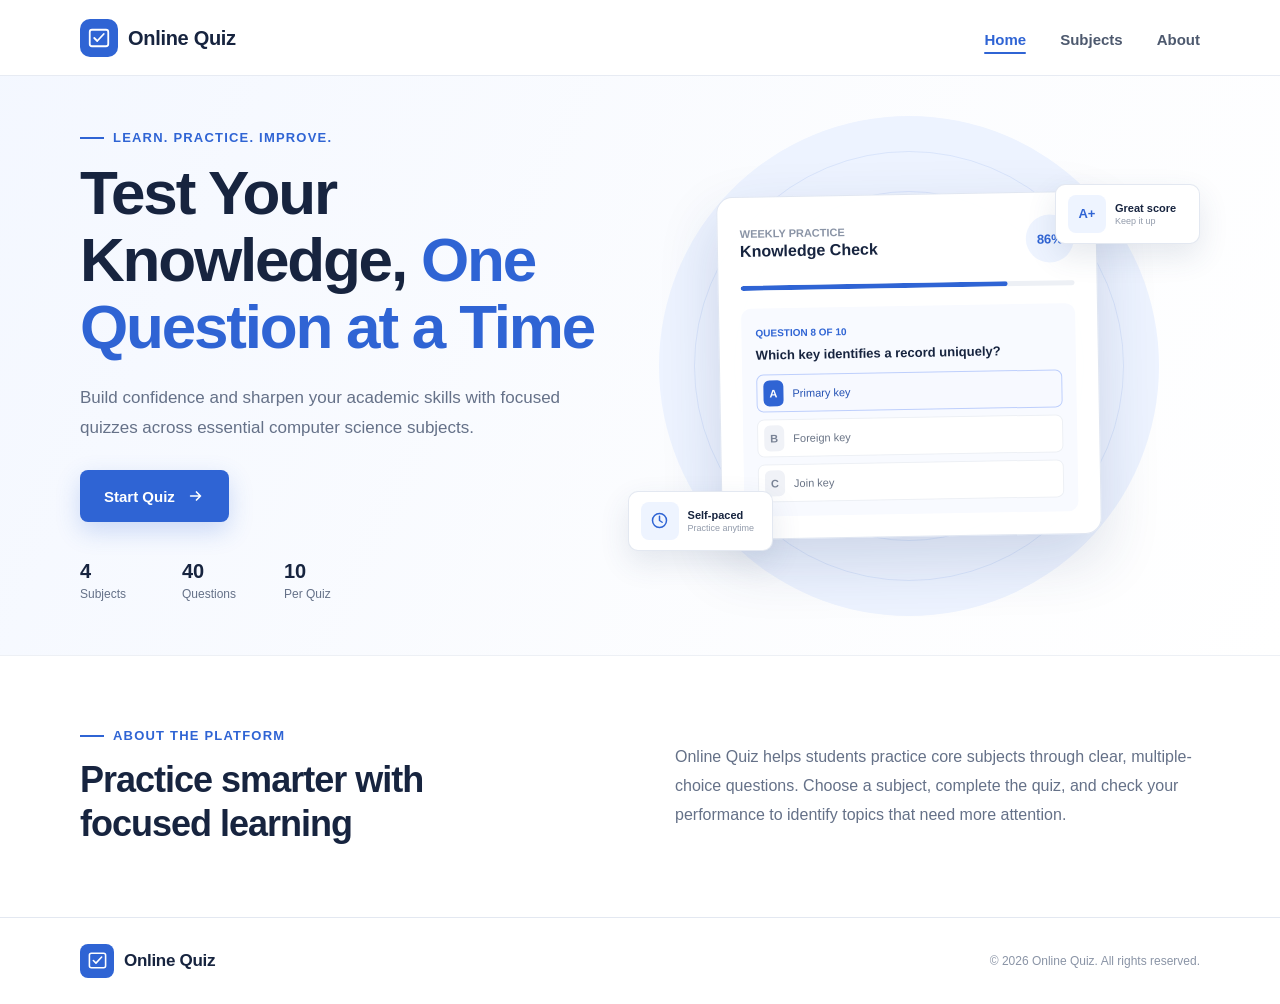
<file: index.html>
<!DOCTYPE html>
<html lang="en">
<head>
    <meta charset="UTF-8">
    <meta name="viewport" content="width=device-width, initial-scale=1.0">
    <meta name="description" content="Practice multiple-choice quizzes across core computer science subjects.">
    <title>Online Quiz</title>
    <link rel="stylesheet" href="css/style.css">
</head>
<body>
    <header class="site-header">
        <nav class="navbar container" aria-label="Main navigation">
            <a class="brand" href="index.html" aria-label="Online Quiz home">
                <span class="brand-mark" aria-hidden="true">
                    <svg viewBox="0 0 24 24" role="img">
                        <path d="M5 3.75h14A2.25 2.25 0 0 1 21.25 6v12A2.25 2.25 0 0 1 19 20.25H5A2.25 2.25 0 0 1 2.75 18V6A2.25 2.25 0 0 1 5 3.75Z"></path>
                        <path d="m7.25 12 3 3 6.5-7"></path>
                    </svg>
                </span>
                <span>Online Quiz</span>
            </a>

            <button class="nav-toggle" type="button" aria-expanded="false" aria-controls="main-menu" aria-label="Open navigation">
                <span></span><span></span><span></span>
            </button>

            <div class="nav-menu" id="main-menu">
                <a class="nav-link active" href="index.html">Home</a>
                <a class="nav-link" href="subjects.html">Subjects</a>
                <a class="nav-link" href="#about">About</a>
            </div>
        </nav>
    </header>

    <main>
        <section class="hero">
            <div class="container hero-grid">
                <div class="hero-content">
                    <p class="eyebrow"><span></span> Learn. Practice. Improve.</p>
                    <h1>Test Your Knowledge, <span>One Question at a Time</span></h1>
                    <p class="hero-description">Build confidence and sharpen your academic skills with focused quizzes across essential computer science subjects.</p>
                    <a class="button button-primary" href="subjects.html">
                        Start Quiz
                        <svg viewBox="0 0 20 20" aria-hidden="true">
                            <path d="M4 10h11M10.5 5.5 15 10l-4.5 4.5"></path>
                        </svg>
                    </a>
                    <div class="hero-stats" aria-label="Platform highlights">
                        <div><strong>4</strong><span>Subjects</span></div>
                        <div><strong>40</strong><span>Questions</span></div>
                        <div><strong>10</strong><span>Per Quiz</span></div>
                    </div>
                </div>

                <div class="hero-visual" aria-label="Online learning illustration">
                    <div class="visual-ring ring-one"></div>
                    <div class="visual-ring ring-two"></div>
                    <div class="exam-card">
                        <div class="exam-card-header">
                            <div>
                                <span class="exam-label">Weekly practice</span>
                                <strong>Knowledge Check</strong>
                            </div>
                            <span class="exam-score">86%</span>
                        </div>
                        <div class="progress-track"><span></span></div>
                        <div class="question-preview">
                            <span class="question-number">Question 8 of 10</span>
                            <p>Which key identifies a record uniquely?</p>
                            <div class="answer-option selected">
                                <span>A</span>
                                <div>Primary key</div>
                            </div>
                            <div class="answer-option">
                                <span>B</span>
                                <div>Foreign key</div>
                            </div>
                            <div class="answer-option">
                                <span>C</span>
                                <div>Join key</div>
                            </div>
                        </div>
                    </div>
                    <div class="floating-badge badge-top">
                        <span class="badge-icon">A+</span>
                        <div><strong>Great score</strong><small>Keep it up</small></div>
                    </div>
                    <div class="floating-badge badge-bottom">
                        <span class="badge-icon clock-icon">
                            <svg viewBox="0 0 24 24" aria-hidden="true">
                                <circle cx="12" cy="12" r="8"></circle>
                                <path d="M12 7v5l3 2"></path>
                            </svg>
                        </span>
                        <div><strong>Self-paced</strong><small>Practice anytime</small></div>
                    </div>
                </div>
            </div>
        </section>

        <section class="about-section" id="about">
            <div class="container about-grid">
                <div class="section-heading">
                    <p class="eyebrow"><span></span> About the platform</p>
                    <h2>Practice smarter with focused learning</h2>
                </div>
                <div class="about-copy">
                    <p>Online Quiz helps students practice core subjects through clear, multiple-choice questions. Choose a subject, complete the quiz, and check your performance to identify topics that need more attention.</p>
                </div>
            </div>
        </section>
    </main>

    <footer class="site-footer">
        <div class="container footer-content">
            <a class="brand footer-brand" href="index.html">
                <span class="brand-mark" aria-hidden="true">
                    <svg viewBox="0 0 24 24">
                        <path d="M5 3.75h14A2.25 2.25 0 0 1 21.25 6v12A2.25 2.25 0 0 1 19 20.25H5A2.25 2.25 0 0 1 2.75 18V6A2.25 2.25 0 0 1 5 3.75Z"></path>
                        <path d="m7.25 12 3 3 6.5-7"></path>
                    </svg>
                </span>
                <span>Online Quiz</span>
            </a>
            <p>&copy; 2026 Online Quiz. All rights reserved.</p>
        </div>
    </footer>

    <script src="js/script.js"></script>
</body>
</html>
</file>
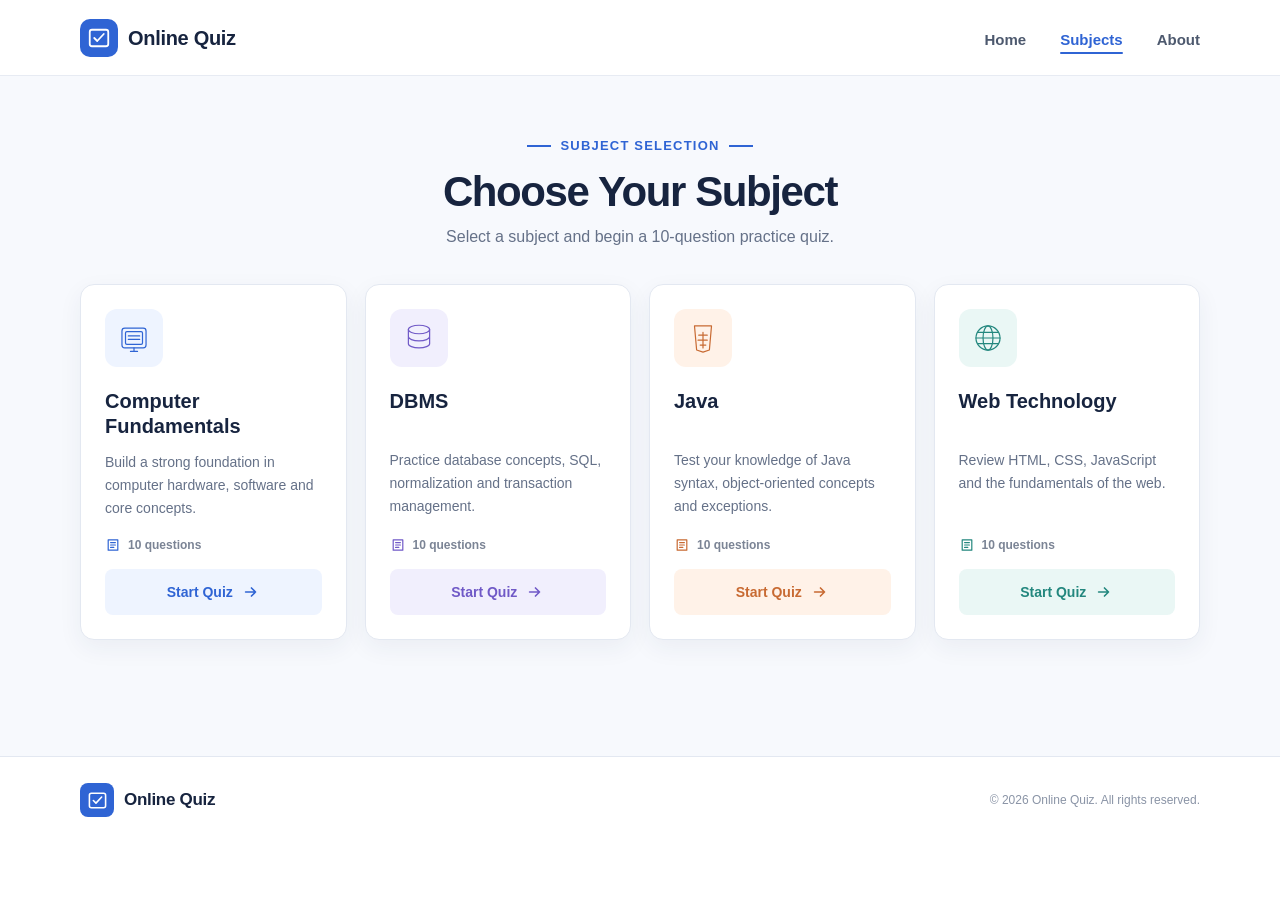
<file: quiz.html>
<!DOCTYPE html>
<html lang="en">
<head>
    <meta charset="UTF-8">
    <meta name="viewport" content="width=device-width, initial-scale=1.0">
    <meta name="description" content="Online quiz practice interface.">
    <title>Quiz | Online Quiz</title>
    <link rel="stylesheet" href="css/style.css">
</head>
<body class="quiz-page">
    <header class="quiz-header">
        <div class="container quiz-header-inner">
            <a class="brand" href="index.html" aria-label="Online Quiz home">
                <span class="brand-mark" aria-hidden="true">
                    <svg viewBox="0 0 24 24" role="img">
                        <path d="M5 3.75h14A2.25 2.25 0 0 1 21.25 6v12A2.25 2.25 0 0 1 19 20.25H5A2.25 2.25 0 0 1 2.75 18V6A2.25 2.25 0 0 1 5 3.75Z"></path>
                        <path d="m7.25 12 3 3 6.5-7"></path>
                    </svg>
                </span>
                <span>Online Quiz</span>
            </a>
            <div class="quiz-header-status">
                <span id="quizSubjectHeader">Selected Subject</span>
                <strong id="progressHeader">Question 1 of 10</strong>
            </div>
        </div>
    </header>

    <main class="quiz-main">
        <div class="container quiz-layout">
            <aside class="quiz-sidebar" aria-label="Quiz details and question navigation">
                <section class="quiz-info-card">
                    <p class="eyebrow"><span></span> Quiz details</p>
                    <h1 id="quizSubjectName">Selected Subject</h1>
                    <div class="quiz-info-grid">
                        <div>
                            <strong>10</strong>
                            <span>Total questions</span>
                        </div>
                        <div>
                            <strong>1</strong>
                            <span>Mark per question</span>
                        </div>
                        <div>
                            <strong>10</strong>
                            <span>Total marks</span>
                        </div>
                    </div>
                </section>

                <section class="question-map-card">
                    <div class="question-map-heading">
                        <h2>Questions</h2>
                        <span id="answeredCount">0 answered</span>
                    </div>
                    <div class="question-map" id="questionMap" aria-label="Question navigation"></div>
                    <div class="question-map-legend">
                        <span><i class="legend-current"></i>Current</span>
                        <span><i class="legend-answered"></i>Answered</span>
                        <span><i class="legend-unanswered"></i>Unanswered</span>
                    </div>
                </section>
            </aside>

            <section class="question-panel" aria-live="polite">
                <article class="question-card">
                    <div class="question-card-top">
                        <span class="question-label" id="questionLabel">Question 1</span>
                        <span class="question-marks">1 mark</span>
                    </div>
                    <h2 id="questionText"></h2>
                    <div class="quiz-options" id="quizOptions"></div>
                </article>

                <div class="quiz-actions">
                    <button class="quiz-nav-button previous-button" id="previousQuestion" type="button">
                        <svg viewBox="0 0 20 20" aria-hidden="true"><path d="M16 10H5M9.5 5.5 5 10l4.5 4.5"></path></svg>
                        Previous
                    </button>
                    <button class="quiz-nav-button next-button" id="nextQuestion" type="button">
                        Next
                        <svg viewBox="0 0 20 20" aria-hidden="true"><path d="M4 10h11M10.5 5.5 15 10l-4.5 4.5"></path></svg>
                    </button>
                </div>

                <div class="submit-row">
                    <button class="submit-quiz-button" id="submitQuiz" type="button">Submit Quiz</button>
                </div>
            </section>
        </div>
    </main>

    <script src="https://code.jquery.com/jquery-3.7.1.min.js"></script>
    <script src="js/script.js"></script>
</body>
</html>
</file>
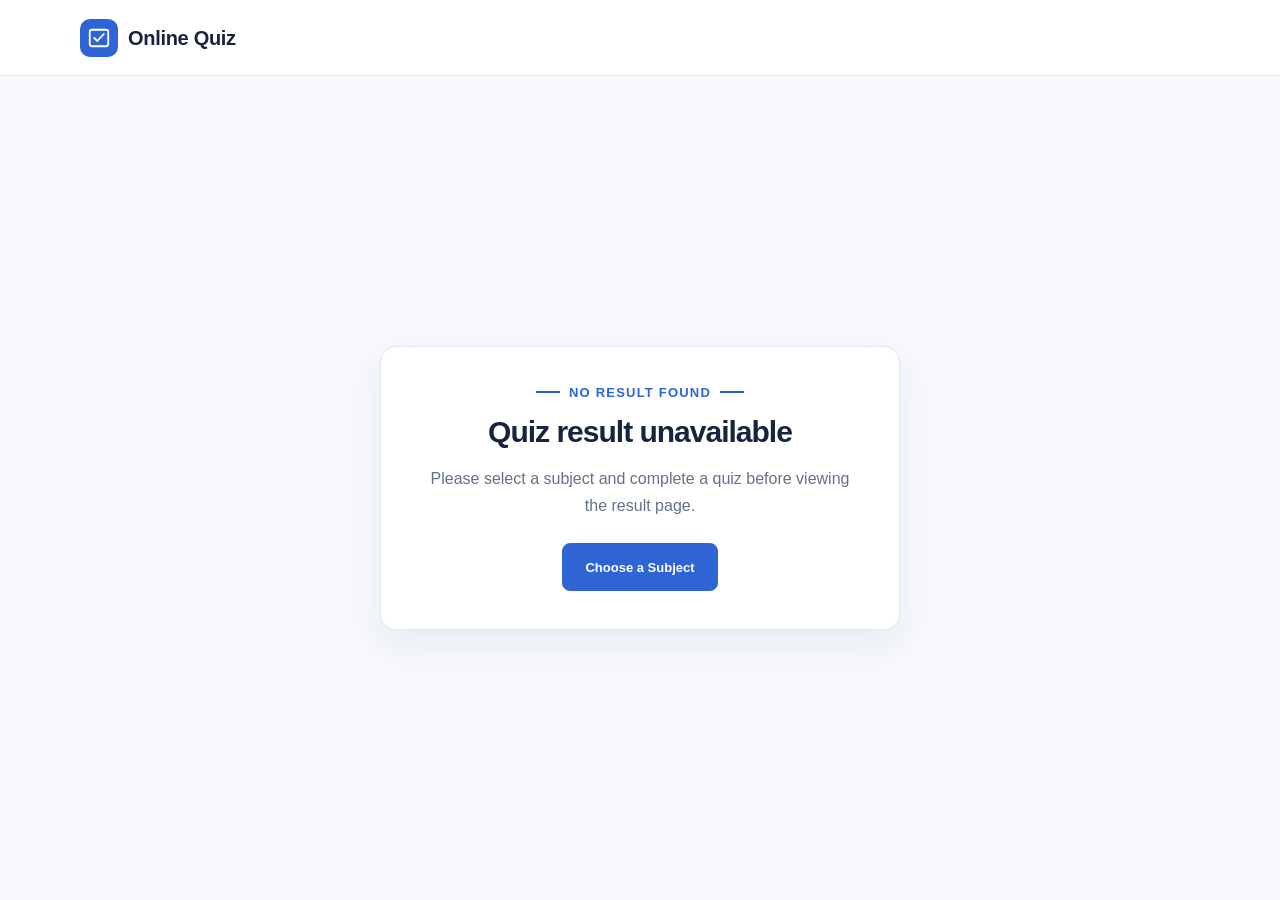
<file: result.html>
<!DOCTYPE html>
<html lang="en">
<head>
    <meta charset="UTF-8">
    <meta name="viewport" content="width=device-width, initial-scale=1.0">
    <meta name="description" content="Online quiz result.">
    <title>Quiz Result | Online Quiz</title>
    <link rel="stylesheet" href="css/style.css">
</head>
<body class="result-page">
    <header class="quiz-header">
        <div class="container quiz-header-inner">
            <a class="brand" href="index.html" aria-label="Online Quiz home">
                <span class="brand-mark" aria-hidden="true">
                    <svg viewBox="0 0 24 24" role="img">
                        <path d="M5 3.75h14A2.25 2.25 0 0 1 21.25 6v12A2.25 2.25 0 0 1 19 20.25H5A2.25 2.25 0 0 1 2.75 18V6A2.25 2.25 0 0 1 5 3.75Z"></path>
                        <path d="m7.25 12 3 3 6.5-7"></path>
                    </svg>
                </span>
                <span>Online Quiz</span>
            </a>
        </div>
    </header>

    <main class="result-main">
        <div class="container">
            <section class="result-card" id="validResult">
                <p class="eyebrow centered"><span></span> Submission complete <span></span></p>
                <h1>Quiz Completed!</h1>
                <p class="result-subject" id="resultSubject"></p>

                <div class="score-ring" id="scoreRing">
                    <div>
                        <strong id="resultScore">0</strong>
                        <span>out of 10</span>
                    </div>
                </div>

                <p class="performance-message" id="performanceMessage"></p>

                <div class="result-stats">
                    <div><strong id="correctAnswers">0</strong><span>Correct</span></div>
                    <div><strong id="wrongAnswers">0</strong><span>Wrong</span></div>
                    <div><strong id="unansweredQuestions">0</strong><span>Unanswered</span></div>
                    <div><strong id="resultPercentage">0%</strong><span>Percentage</span></div>
                </div>

                <div class="result-actions">
                    <a class="result-button retake-button" href="subjects.html">Retake Quiz</a>
                    <a class="result-button home-button" href="index.html">Back to Home</a>
                </div>
            </section>

            <section class="result-card missing-result" id="missingResult" hidden>
                <p class="eyebrow centered"><span></span> No result found <span></span></p>
                <h1>Quiz result unavailable</h1>
                <p>Please select a subject and complete a quiz before viewing the result page.</p>
                <div class="result-actions">
                    <a class="result-button retake-button" href="subjects.html">Choose a Subject</a>
                </div>
            </section>
        </div>
    </main>

    <script src="https://code.jquery.com/jquery-3.7.1.min.js"></script>
    <script src="js/script.js"></script>
</body>
</html>
</file>
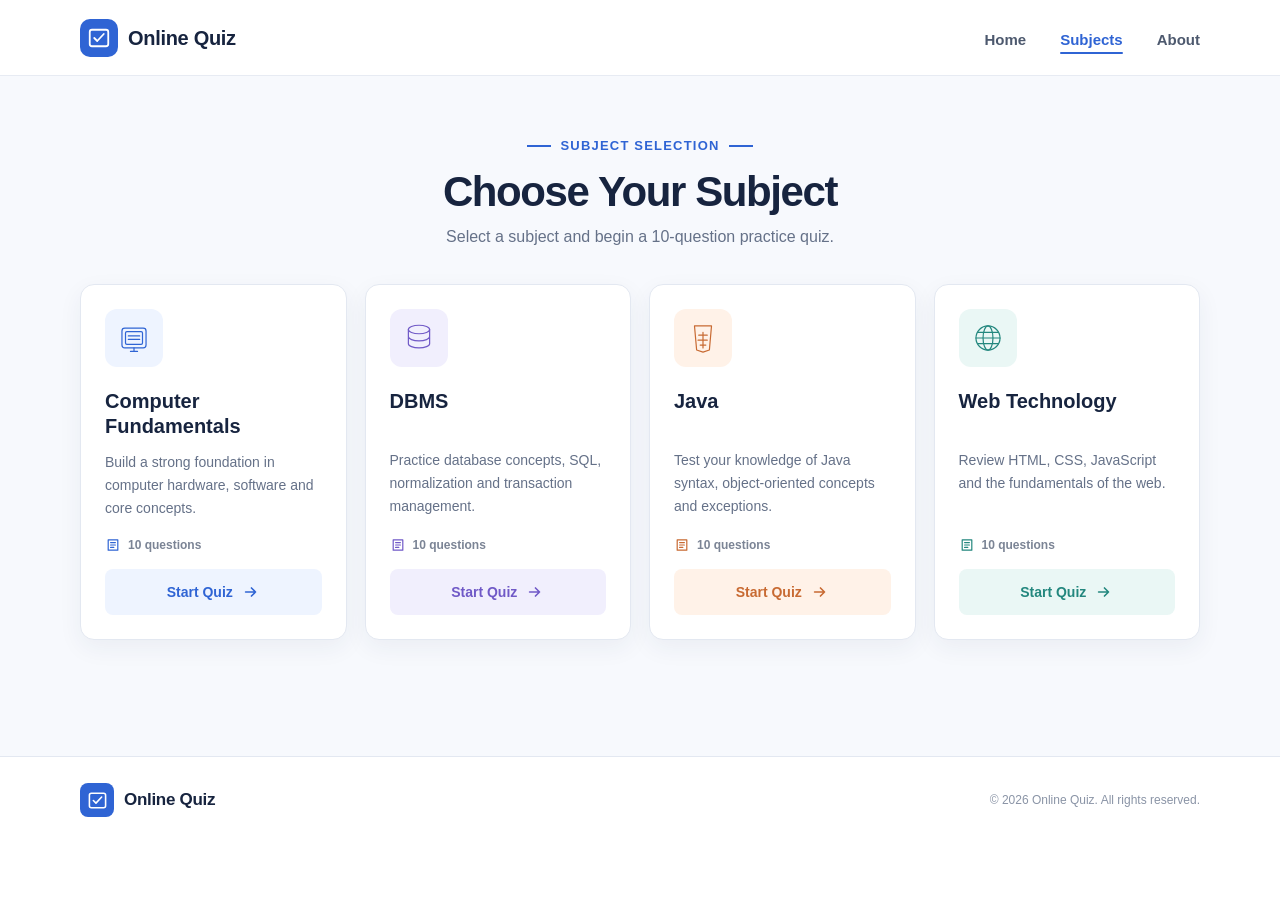
<file: subjects.html>
<!DOCTYPE html>
<html lang="en">
<head>
    <meta charset="UTF-8">
    <meta name="viewport" content="width=device-width, initial-scale=1.0">
    <meta name="description" content="Choose a subject for your online quiz.">
    <title>Choose a Subject | Online Quiz</title>
    <link rel="stylesheet" href="css/style.css">
</head>
<body>
    <header class="site-header">
        <nav class="navbar container" aria-label="Main navigation">
            <a class="brand" href="index.html" aria-label="Online Quiz home">
                <span class="brand-mark" aria-hidden="true">
                    <svg viewBox="0 0 24 24" role="img">
                        <path d="M5 3.75h14A2.25 2.25 0 0 1 21.25 6v12A2.25 2.25 0 0 1 19 20.25H5A2.25 2.25 0 0 1 2.75 18V6A2.25 2.25 0 0 1 5 3.75Z"></path>
                        <path d="m7.25 12 3 3 6.5-7"></path>
                    </svg>
                </span>
                <span>Online Quiz</span>
            </a>

            <button class="nav-toggle" type="button" aria-expanded="false" aria-controls="main-menu" aria-label="Open navigation">
                <span></span><span></span><span></span>
            </button>

            <div class="nav-menu" id="main-menu">
                <a class="nav-link" href="index.html">Home</a>
                <a class="nav-link active" href="subjects.html">Subjects</a>
                <a class="nav-link" href="index.html#about">About</a>
            </div>
        </nav>
    </header>

    <main>
        <section class="subjects-section">
            <div class="container">
                <div class="subjects-heading">
                    <p class="eyebrow centered"><span></span> Subject selection <span></span></p>
                    <h1>Choose Your Subject</h1>
                    <p>Select a subject and begin a 10-question practice quiz.</p>
                </div>

                <div class="subject-grid">
                    <article class="subject-card" data-color="blue">
                        <div class="subject-icon" aria-hidden="true">
                            <svg viewBox="0 0 48 48">
                                <rect x="7" y="10" width="34" height="28" rx="4"></rect>
                                <rect x="12" y="15" width="24" height="18" rx="2"></rect>
                                <path d="M19 43h10M24 38v5M16 21h16M16 26h16"></path>
                            </svg>
                        </div>
                        <h2>Computer Fundamentals</h2>
                        <p>Build a strong foundation in computer hardware, software and core concepts.</p>
                        <div class="subject-meta">
                            <span>
                                <svg viewBox="0 0 20 20" aria-hidden="true"><path d="M4 3.5h12v13H4zM7 7h6M7 10h6M7 13h4"></path></svg>
                                10 questions
                            </span>
                        </div>
                        <button class="button card-button" type="button" data-subject="Computer Fundamentals">
                            Start Quiz
                            <svg viewBox="0 0 20 20" aria-hidden="true"><path d="M4 10h11M10.5 5.5 15 10l-4.5 4.5"></path></svg>
                        </button>
                    </article>

                    <article class="subject-card" data-color="violet">
                        <div class="subject-icon" aria-hidden="true">
                            <svg viewBox="0 0 48 48">
                                <ellipse cx="24" cy="12" rx="15" ry="6"></ellipse>
                                <path d="M9 12v10c0 3.3 6.7 6 15 6s15-2.7 15-6V12M9 22v10c0 3.3 6.7 6 15 6s15-2.7 15-6V22"></path>
                            </svg>
                        </div>
                        <h2>DBMS</h2>
                        <p>Practice database concepts, SQL, normalization and transaction management.</p>
                        <div class="subject-meta">
                            <span>
                                <svg viewBox="0 0 20 20" aria-hidden="true"><path d="M4 3.5h12v13H4zM7 7h6M7 10h6M7 13h4"></path></svg>
                                10 questions
                            </span>
                        </div>
                        <button class="button card-button" type="button" data-subject="DBMS">
                            Start Quiz
                            <svg viewBox="0 0 20 20" aria-hidden="true"><path d="M4 10h11M10.5 5.5 15 10l-4.5 4.5"></path></svg>
                        </button>
                    </article>

                    <article class="subject-card" data-color="orange">
                        <div class="subject-icon" aria-hidden="true">
                            <svg viewBox="0 0 48 48">
                                <path d="M12 7h24l-3 34-9 3-9-3Z"></path>
                                <path d="M18 20h12M17 27h13M20 34h8M24 16v22"></path>
                            </svg>
                        </div>
                        <h2>Java</h2>
                        <p>Test your knowledge of Java syntax, object-oriented concepts and exceptions.</p>
                        <div class="subject-meta">
                            <span>
                                <svg viewBox="0 0 20 20" aria-hidden="true"><path d="M4 3.5h12v13H4zM7 7h6M7 10h6M7 13h4"></path></svg>
                                10 questions
                            </span>
                        </div>
                        <button class="button card-button" type="button" data-subject="Java">
                            Start Quiz
                            <svg viewBox="0 0 20 20" aria-hidden="true"><path d="M4 10h11M10.5 5.5 15 10l-4.5 4.5"></path></svg>
                        </button>
                    </article>

                    <article class="subject-card" data-color="teal">
                        <div class="subject-icon" aria-hidden="true">
                            <svg viewBox="0 0 48 48">
                                <circle cx="24" cy="24" r="17"></circle>
                                <ellipse cx="24" cy="24" rx="7" ry="17"></ellipse>
                                <path d="M7 24h34M10 16h28M10 32h28"></path>
                            </svg>
                        </div>
                        <h2>Web Technology</h2>
                        <p>Review HTML, CSS, JavaScript and the fundamentals of the web.</p>
                        <div class="subject-meta">
                            <span>
                                <svg viewBox="0 0 20 20" aria-hidden="true"><path d="M4 3.5h12v13H4zM7 7h6M7 10h6M7 13h4"></path></svg>
                                10 questions
                            </span>
                        </div>
                        <button class="button card-button" type="button" data-subject="Web Technology">
                            Start Quiz
                            <svg viewBox="0 0 20 20" aria-hidden="true"><path d="M4 10h11M10.5 5.5 15 10l-4.5 4.5"></path></svg>
                        </button>
                    </article>
                </div>
            </div>
        </section>
    </main>

    <footer class="site-footer">
        <div class="container footer-content">
            <a class="brand footer-brand" href="index.html">
                <span class="brand-mark" aria-hidden="true">
                    <svg viewBox="0 0 24 24">
                        <path d="M5 3.75h14A2.25 2.25 0 0 1 21.25 6v12A2.25 2.25 0 0 1 19 20.25H5A2.25 2.25 0 0 1 2.75 18V6A2.25 2.25 0 0 1 5 3.75Z"></path>
                        <path d="m7.25 12 3 3 6.5-7"></path>
                    </svg>
                </span>
                <span>Online Quiz</span>
            </a>
            <p>&copy; 2026 Online Quiz. All rights reserved.</p>
        </div>
    </footer>

    <script src="js/script.js"></script>
</body>
</html>
</file>
<file: css/style.css>
:root {
    --navy: #17243f;
    --navy-soft: #263655;
    --blue: #2f64d4;
    --blue-dark: #2452b4;
    --blue-pale: #eef4ff;
    --ink: #1e293b;
    --muted: #657188;
    --border: #e3e8f1;
    --surface: #ffffff;
    --background: #f7f9fd;
    --shadow: 0 14px 38px rgba(31, 50, 83, 0.10);
}

* {
    box-sizing: border-box;
}

html {
    scroll-behavior: smooth;
}

body {
    margin: 0;
    min-width: 320px;
    color: var(--ink);
    background: var(--surface);
    font-family: "Segoe UI", Arial, sans-serif;
    -webkit-font-smoothing: antialiased;
}

a {
    color: inherit;
    text-decoration: none;
}

button,
input {
    font: inherit;
}

.container {
    width: min(1120px, calc(100% - 48px));
    margin-inline: auto;
}

.site-header {
    position: relative;
    z-index: 20;
    height: 76px;
    background: rgba(255, 255, 255, 0.98);
    border-bottom: 1px solid rgba(227, 232, 241, 0.85);
}

.navbar {
    height: 76px;
    display: flex;
    align-items: center;
    justify-content: space-between;
}

.brand {
    display: inline-flex;
    align-items: center;
    gap: 10px;
    color: var(--navy);
    font-size: 20px;
    font-weight: 750;
    letter-spacing: -0.3px;
}

.brand-mark {
    width: 38px;
    height: 38px;
    display: grid;
    place-items: center;
    border-radius: 10px;
    color: var(--surface);
    background: var(--blue);
}

.brand-mark svg {
    width: 24px;
    height: 24px;
    fill: none;
    stroke: currentColor;
    stroke-width: 1.8;
    stroke-linecap: round;
    stroke-linejoin: round;
}

.nav-menu {
    display: flex;
    align-items: center;
    gap: 34px;
}

.nav-link {
    position: relative;
    padding: 27px 0 24px;
    color: #4d596e;
    font-size: 15px;
    font-weight: 600;
}

.nav-link::after {
    content: "";
    position: absolute;
    left: 0;
    right: 100%;
    bottom: 18px;
    height: 2px;
    border-radius: 2px;
    background: var(--blue);
    transition: right 180ms ease;
}

.nav-link:hover,
.nav-link.active {
    color: var(--blue);
}

.nav-link:hover::after,
.nav-link.active::after {
    right: 0;
}

.nav-toggle {
    display: none;
    width: 42px;
    height: 42px;
    padding: 9px;
    border: 0;
    border-radius: 8px;
    background: transparent;
    cursor: pointer;
}

.nav-toggle span {
    display: block;
    width: 24px;
    height: 2px;
    margin: 5px 0;
    border-radius: 2px;
    background: var(--navy);
    transition: 180ms ease;
}

.hero {
    min-height: 560px;
    display: flex;
    align-items: center;
    overflow: hidden;
    background:
        linear-gradient(115deg, rgba(243, 247, 255, 0.95) 0%, rgba(248, 250, 254, 0.5) 58%, rgba(255, 255, 255, 0) 100%);
}

.hero-grid {
    display: grid;
    grid-template-columns: 48% 52%;
    align-items: center;
    min-height: 560px;
}

.hero-content {
    padding: 54px 20px 54px 0;
}

.eyebrow {
    margin: 0 0 15px;
    display: flex;
    align-items: center;
    gap: 9px;
    color: var(--blue);
    font-size: 13px;
    font-weight: 800;
    letter-spacing: 1.2px;
    text-transform: uppercase;
}

.eyebrow > span {
    width: 24px;
    height: 2px;
    background: var(--blue);
}

.hero h1 {
    max-width: 590px;
    margin: 0;
    color: var(--navy);
    font-size: clamp(42px, 5vw, 62px);
    line-height: 1.08;
    letter-spacing: -2.2px;
}

.hero h1 span {
    color: var(--blue);
}

.hero-description {
    max-width: 540px;
    margin: 22px 0 28px;
    color: var(--muted);
    font-size: 17px;
    line-height: 1.75;
}

.button {
    border: 0;
    cursor: pointer;
}

.button-primary {
    min-height: 52px;
    display: inline-flex;
    align-items: center;
    justify-content: center;
    gap: 12px;
    padding: 0 24px;
    border-radius: 8px;
    color: #fff;
    background: var(--blue);
    box-shadow: 0 9px 24px rgba(47, 100, 212, 0.22);
    font-size: 15px;
    font-weight: 750;
    transition: background 180ms ease, transform 180ms ease, box-shadow 180ms ease;
}

.button-primary svg,
.card-button svg {
    width: 18px;
    height: 18px;
    fill: none;
    stroke: currentColor;
    stroke-width: 1.8;
    stroke-linecap: round;
    stroke-linejoin: round;
}

.button-primary:hover {
    background: var(--blue-dark);
    box-shadow: 0 12px 28px rgba(47, 100, 212, 0.28);
    transform: translateY(-2px);
}

.hero-stats {
    display: flex;
    gap: 34px;
    margin-top: 38px;
}

.hero-stats div {
    min-width: 68px;
    display: flex;
    flex-direction: column;
}

.hero-stats strong {
    color: var(--navy);
    font-size: 20px;
    line-height: 1.1;
}

.hero-stats span {
    margin-top: 5px;
    color: var(--muted);
    font-size: 12px;
}

.hero-visual {
    position: relative;
    height: 560px;
    display: grid;
    place-items: center;
}

.hero-visual::before {
    content: "";
    position: absolute;
    width: 500px;
    height: 500px;
    border-radius: 50%;
    background: #edf3ff;
}

.visual-ring {
    position: absolute;
    border-radius: 50%;
    border: 1px solid rgba(47, 100, 212, 0.10);
}

.ring-one {
    width: 430px;
    height: 430px;
}

.ring-two {
    width: 350px;
    height: 350px;
}

.exam-card {
    position: relative;
    z-index: 3;
    width: 380px;
    padding: 22px;
    border: 1px solid rgba(221, 228, 240, 0.9);
    border-radius: 16px;
    background: rgba(255, 255, 255, 0.97);
    box-shadow: 0 24px 60px rgba(37, 63, 109, 0.16);
    transform: rotate(-1deg);
}

.exam-card-header {
    display: flex;
    align-items: center;
    justify-content: space-between;
}

.exam-card-header > div {
    display: flex;
    flex-direction: column;
    gap: 3px;
}

.exam-card-header strong {
    color: var(--navy);
    font-size: 16px;
}

.exam-label {
    color: #8a94a6;
    font-size: 11px;
    font-weight: 700;
    text-transform: uppercase;
}

.exam-score {
    width: 48px;
    height: 48px;
    display: grid;
    place-items: center;
    border-radius: 50%;
    color: var(--blue);
    background: var(--blue-pale);
    font-size: 13px;
    font-weight: 800;
}

.progress-track {
    height: 5px;
    margin: 18px 0;
    overflow: hidden;
    border-radius: 5px;
    background: #edf0f5;
}

.progress-track span {
    display: block;
    width: 80%;
    height: 100%;
    border-radius: inherit;
    background: var(--blue);
}

.question-preview {
    border-radius: 10px;
    background: #f8faff;
    padding: 14px;
}

.question-number {
    color: var(--blue);
    font-size: 10px;
    font-weight: 800;
    text-transform: uppercase;
}

.question-preview p {
    margin: 7px 0 12px;
    color: var(--navy);
    font-size: 13px;
    font-weight: 700;
}

.answer-option {
    display: grid;
    grid-template-columns: 26px 1fr;
    align-items: center;
    gap: 9px;
    min-height: 38px;
    margin-top: 7px;
    color: #6a7486;
    border: 1px solid #edf0f5;
    border-radius: 7px;
    background: #fff;
    font-size: 11px;
}

.answer-option > span {
    height: 26px;
    display: grid;
    place-items: center;
    margin-left: 6px;
    border-radius: 6px;
    background: #f0f2f7;
    color: #7a8496;
    font-weight: 800;
}

.answer-option.selected {
    color: var(--blue-dark);
    border-color: #becffc;
    background: #f7f9ff;
}

.answer-option.selected > span {
    color: #fff;
    background: var(--blue);
}

.floating-badge {
    position: absolute;
    z-index: 5;
    display: flex;
    align-items: center;
    gap: 9px;
    min-width: 145px;
    padding: 10px 12px;
    border: 1px solid rgba(224, 230, 240, 0.9);
    border-radius: 10px;
    background: #fff;
    box-shadow: 0 12px 30px rgba(48, 70, 112, 0.12);
}

.badge-top {
    top: 98px;
    right: 0;
}

.badge-bottom {
    bottom: 95px;
    left: 10px;
}

.badge-icon {
    width: 38px;
    height: 38px;
    display: grid;
    place-items: center;
    flex: 0 0 auto;
    border-radius: 8px;
    color: var(--blue);
    background: var(--blue-pale);
    font-size: 13px;
    font-weight: 900;
}

.clock-icon svg {
    width: 21px;
    height: 21px;
    fill: none;
    stroke: currentColor;
    stroke-width: 1.7;
    stroke-linecap: round;
    stroke-linejoin: round;
}

.floating-badge div {
    display: flex;
    flex-direction: column;
}

.floating-badge strong {
    color: var(--navy);
    font-size: 11px;
}

.floating-badge small {
    margin-top: 2px;
    color: #929bab;
    font-size: 9px;
}

.about-section {
    padding: 72px 0;
    border-top: 1px solid #edf0f5;
}

.about-grid {
    display: grid;
    grid-template-columns: 1fr 1fr;
    align-items: center;
    gap: 70px;
}

.section-heading h2 {
    max-width: 480px;
    margin: 0;
    color: var(--navy);
    font-size: 36px;
    line-height: 1.2;
    letter-spacing: -1px;
}

.about-copy p {
    margin: 0;
    color: var(--muted);
    font-size: 16px;
    line-height: 1.8;
}

.subjects-section {
    min-height: 680px;
    padding: 62px 0 72px;
    background: var(--background);
}

.subjects-heading {
    text-align: center;
    margin-bottom: 38px;
}

.eyebrow.centered {
    justify-content: center;
}

.subjects-heading h1 {
    margin: 0;
    color: var(--navy);
    font-size: 42px;
    line-height: 1.15;
    letter-spacing: -1.4px;
}

.subjects-heading > p:last-child {
    margin: 12px 0 0;
    color: var(--muted);
    font-size: 16px;
}

.subject-grid {
    display: grid;
    grid-template-columns: repeat(4, 1fr);
    gap: 18px;
}

.subject-card {
    --card-accent: var(--blue);
    --card-tint: var(--blue-pale);
    min-height: 355px;
    display: flex;
    flex-direction: column;
    padding: 24px;
    border: 1px solid var(--border);
    border-radius: 14px;
    background: var(--surface);
    box-shadow: 0 8px 24px rgba(35, 52, 82, 0.06);
    transition: transform 180ms ease, border-color 180ms ease, box-shadow 180ms ease;
}

.subject-card[data-color="violet"] {
    --card-accent: #7059c7;
    --card-tint: #f1effd;
}

.subject-card[data-color="orange"] {
    --card-accent: #c86a32;
    --card-tint: #fff2e8;
}

.subject-card[data-color="teal"] {
    --card-accent: #23877e;
    --card-tint: #eaf7f5;
}

.subject-card:hover {
    transform: translateY(-5px);
    border-color: #d7dfed;
    box-shadow: var(--shadow);
}

.subject-icon {
    width: 58px;
    height: 58px;
    display: grid;
    place-items: center;
    margin-bottom: 22px;
    border-radius: 12px;
    color: var(--card-accent);
    background: var(--card-tint);
}

.subject-icon svg {
    width: 34px;
    height: 34px;
    fill: none;
    stroke: currentColor;
    stroke-width: 1.7;
    stroke-linecap: round;
    stroke-linejoin: round;
}

.subject-card h2 {
    min-height: 48px;
    margin: 0;
    color: var(--navy);
    font-size: 20px;
    line-height: 1.25;
}

.subject-card > p {
    flex: 1;
    margin: 12px 0 16px;
    color: var(--muted);
    font-size: 14px;
    line-height: 1.65;
}

.subject-meta {
    display: flex;
    align-items: center;
    margin-bottom: 16px;
    color: #7b8495;
    font-size: 12px;
    font-weight: 700;
}

.subject-meta span {
    display: inline-flex;
    align-items: center;
    gap: 7px;
}

.subject-meta svg {
    width: 16px;
    height: 16px;
    fill: none;
    stroke: var(--card-accent);
    stroke-width: 1.5;
    stroke-linecap: round;
    stroke-linejoin: round;
}

.card-button {
    width: 100%;
    min-height: 46px;
    display: flex;
    align-items: center;
    justify-content: center;
    gap: 9px;
    border-radius: 8px;
    color: var(--card-accent);
    background: var(--card-tint);
    font-size: 14px;
    font-weight: 800;
    transition: color 180ms ease, background 180ms ease, transform 180ms ease;
}

.card-button:hover,
.card-button:focus-visible {
    color: #fff;
    background: var(--card-accent);
    transform: translateY(-1px);
}

.site-footer {
    border-top: 1px solid var(--border);
    background: #fff;
}

.footer-content {
    min-height: 86px;
    display: flex;
    align-items: center;
    justify-content: space-between;
}

.footer-brand {
    font-size: 17px;
}

.footer-brand .brand-mark {
    width: 34px;
    height: 34px;
    border-radius: 8px;
}

.footer-brand .brand-mark svg {
    width: 21px;
    height: 21px;
}

.footer-content p {
    margin: 0;
    color: #8a94a6;
    font-size: 12px;
}

.quiz-page {
    background: #f7f9fd;
}

.quiz-header {
    height: 76px;
    border-bottom: 1px solid var(--border);
    background: #fff;
}

.quiz-header-inner {
    height: 76px;
    display: flex;
    align-items: center;
    justify-content: space-between;
}

.quiz-header-status {
    display: flex;
    align-items: flex-end;
    flex-direction: column;
    gap: 3px;
}

.quiz-header-status span {
    color: var(--muted);
    font-size: 12px;
}

.quiz-header-status strong {
    color: var(--blue);
    font-size: 14px;
}

.quiz-main {
    min-height: calc(100vh - 76px);
    padding: 42px 0;
}

.quiz-layout {
    display: grid;
    grid-template-columns: 300px minmax(0, 720px);
    justify-content: center;
    align-items: start;
    gap: 28px;
}

.quiz-sidebar {
    display: flex;
    flex-direction: column;
    gap: 16px;
}

.quiz-info-card,
.question-map-card,
.question-card {
    border: 1px solid var(--border);
    border-radius: 12px;
    background: #fff;
}

.quiz-info-card {
    padding: 22px;
}

.quiz-info-card .eyebrow {
    margin-bottom: 10px;
    font-size: 11px;
}

.quiz-info-card h1 {
    margin: 0 0 18px;
    color: var(--navy);
    font-size: 21px;
    line-height: 1.25;
}

.quiz-info-grid {
    display: grid;
    grid-template-columns: repeat(3, 1fr);
    border-top: 1px solid #edf0f5;
}

.quiz-info-grid div {
    min-width: 0;
    display: flex;
    align-items: center;
    flex-direction: column;
    padding-top: 15px;
    text-align: center;
}

.quiz-info-grid strong {
    color: var(--blue);
    font-size: 18px;
}

.quiz-info-grid span {
    max-width: 70px;
    margin-top: 4px;
    color: var(--muted);
    font-size: 9px;
    line-height: 1.35;
}

.question-map-card {
    padding: 20px;
}

.question-map-heading {
    display: flex;
    align-items: center;
    justify-content: space-between;
    margin-bottom: 14px;
}

.question-map-heading h2 {
    margin: 0;
    color: var(--navy);
    font-size: 15px;
}

.question-map-heading span {
    color: var(--blue);
    font-size: 11px;
    font-weight: 700;
}

.question-map {
    display: grid;
    grid-template-columns: repeat(5, 1fr);
    gap: 8px;
}

.question-map button {
    aspect-ratio: 1;
    border: 1px solid #dfe5ef;
    border-radius: 8px;
    color: #747f91;
    background: #fff;
    cursor: pointer;
    font-size: 12px;
    font-weight: 800;
}

.question-map button.current {
    border-color: var(--blue);
    color: #fff;
    background: var(--blue);
    box-shadow: 0 5px 12px rgba(47, 100, 212, 0.18);
}

.question-map button.answered {
    border-color: #cfe1d7;
    color: #2f7761;
    background: #edf7f2;
}

.question-map button.unanswered {
    color: #747f91;
    background: #fff;
}

.question-map button:hover {
    border-color: var(--blue);
}

.question-map-legend {
    display: flex;
    flex-wrap: wrap;
    gap: 9px 12px;
    margin-top: 16px;
    color: #8791a2;
    font-size: 9px;
}

.question-map-legend span {
    display: flex;
    align-items: center;
    gap: 5px;
}

.question-map-legend i {
    width: 8px;
    height: 8px;
    border-radius: 2px;
}

.legend-current {
    background: var(--blue);
}

.legend-answered {
    background: #73a78e;
}

.legend-unanswered {
    border: 1px solid #bdc6d4;
    background: #fff;
}

.question-panel {
    min-width: 0;
}

.question-card {
    min-height: 430px;
    padding: 30px;
    box-shadow: 0 10px 30px rgba(35, 52, 82, 0.06);
}

.question-card-top {
    display: flex;
    align-items: center;
    justify-content: space-between;
}

.question-label {
    color: var(--blue);
    font-size: 12px;
    font-weight: 800;
    letter-spacing: 0.4px;
    text-transform: uppercase;
}

.question-marks {
    padding: 6px 9px;
    border-radius: 6px;
    color: #728096;
    background: #f1f4f8;
    font-size: 10px;
    font-weight: 700;
}

.question-card h2 {
    min-height: 58px;
    margin: 18px 0 24px;
    color: var(--navy);
    font-size: 23px;
    line-height: 1.4;
}

.quiz-options {
    display: grid;
    gap: 11px;
}

.quiz-option {
    min-height: 62px;
    display: grid;
    grid-template-columns: 42px minmax(0, 1fr) 30px;
    align-items: center;
    gap: 12px;
    padding: 9px 12px;
    border: 1px solid #e2e7ef;
    border-radius: 9px;
    background: #fff;
    cursor: pointer;
    transition: border-color 160ms ease, background 160ms ease;
}

.quiz-option:hover {
    border-color: #b9c9e8;
    background: #fbfcff;
}

.quiz-option.selected {
    border-color: #87a5df;
    background: #f5f8ff;
}

.quiz-option input {
    position: absolute;
    opacity: 0;
    pointer-events: none;
}

.option-letter {
    width: 42px;
    height: 42px;
    display: grid;
    place-items: center;
    border-radius: 8px;
    color: #718096;
    background: #f1f4f8;
    font-size: 13px;
    font-weight: 800;
}

.quiz-option.selected .option-letter {
    color: #fff;
    background: var(--blue);
}

.option-text {
    color: #435066;
    font-size: 14px;
    font-weight: 650;
}

.quiz-option.selected .option-text {
    color: var(--navy);
}

.option-check {
    width: 22px;
    height: 22px;
    display: grid;
    place-items: center;
    border: 1px solid #ccd5e3;
    border-radius: 50%;
    color: transparent;
}

.option-check svg {
    width: 14px;
    height: 14px;
    fill: none;
    stroke: currentColor;
    stroke-width: 2.2;
    stroke-linecap: round;
    stroke-linejoin: round;
}

.quiz-option.selected .option-check {
    border-color: var(--blue);
    color: #fff;
    background: var(--blue);
}

.quiz-actions {
    display: flex;
    justify-content: space-between;
    margin-top: 16px;
}

.quiz-nav-button {
    min-height: 46px;
    display: inline-flex;
    align-items: center;
    justify-content: center;
    gap: 8px;
    padding: 0 18px;
    border: 1px solid #dce3ee;
    border-radius: 8px;
    background: #fff;
    color: var(--navy);
    cursor: pointer;
    font-size: 13px;
    font-weight: 800;
}

.quiz-nav-button svg {
    width: 17px;
    height: 17px;
    fill: none;
    stroke: currentColor;
    stroke-width: 1.8;
    stroke-linecap: round;
    stroke-linejoin: round;
}

.next-button {
    border-color: var(--blue);
    color: #fff;
    background: var(--blue);
}

.quiz-nav-button:disabled {
    border-color: #e7ebf1;
    color: #adb5c2;
    background: #f3f5f8;
    cursor: not-allowed;
}

.submit-row {
    display: flex;
    justify-content: flex-end;
    margin-top: 14px;
    padding-top: 14px;
    border-top: 1px solid #e7ecf4;
}

.submit-quiz-button {
    min-height: 48px;
    padding: 0 22px;
    border: 0;
    border-radius: 8px;
    color: #fff;
    background: var(--navy);
    cursor: pointer;
    font-size: 13px;
    font-weight: 800;
    transition: background 160ms ease, transform 160ms ease;
}

.submit-quiz-button:hover {
    background: var(--navy-soft);
    transform: translateY(-1px);
}

.result-main {
    min-height: calc(100vh - 76px);
    display: grid;
    align-items: center;
    padding: 48px 0;
    background: #f7f9fd;
}

.result-card {
    max-width: 680px;
    margin-inline: auto;
    padding: 38px 42px;
    border: 1px solid var(--border);
    border-radius: 16px;
    background: #fff;
    box-shadow: 0 14px 38px rgba(31, 50, 83, 0.08);
    text-align: center;
}

.result-card h1 {
    margin: 8px 0 6px;
    color: var(--navy);
    font-size: 38px;
    letter-spacing: -1px;
}

.result-subject {
    margin: 0;
    color: var(--muted);
    font-size: 15px;
    font-weight: 700;
}

.score-ring {
    --score-angle: 0deg;
    width: 150px;
    height: 150px;
    display: grid;
    place-items: center;
    margin: 24px auto 18px;
    border-radius: 50%;
    background: conic-gradient(var(--blue) var(--score-angle), #edf1f7 0);
}

.score-ring::before {
    content: "";
    grid-area: 1 / 1;
    width: 122px;
    height: 122px;
    border-radius: 50%;
    background: #fff;
}

.score-ring div {
    position: relative;
    z-index: 1;
    grid-area: 1 / 1;
    display: flex;
    flex-direction: column;
}

.score-ring strong {
    color: var(--navy);
    font-size: 38px;
    line-height: 1;
}

.score-ring span {
    margin-top: 6px;
    color: var(--muted);
    font-size: 11px;
}

.performance-message {
    margin: 0 0 22px;
    color: var(--blue);
    font-size: 17px;
    font-weight: 800;
}

.result-stats {
    display: grid;
    grid-template-columns: repeat(4, 1fr);
    border: 1px solid #edf0f5;
    border-radius: 10px;
}

.result-stats div {
    min-height: 82px;
    display: flex;
    align-items: center;
    justify-content: center;
    flex-direction: column;
    border-right: 1px solid #edf0f5;
}

.result-stats div:last-child {
    border-right: 0;
}

.result-stats strong {
    color: var(--navy);
    font-size: 20px;
}

.result-stats span {
    margin-top: 5px;
    color: var(--muted);
    font-size: 11px;
}

.result-actions {
    display: flex;
    justify-content: center;
    gap: 12px;
    margin-top: 24px;
}

.result-button {
    min-height: 48px;
    display: inline-flex;
    align-items: center;
    justify-content: center;
    padding: 0 22px;
    border: 1px solid var(--blue);
    border-radius: 8px;
    font-size: 13px;
    font-weight: 800;
}

.retake-button {
    color: #fff;
    background: var(--blue);
}

.home-button {
    color: var(--blue);
    background: #fff;
}

.missing-result {
    max-width: 520px;
}

.missing-result h1 {
    font-size: 30px;
}

.missing-result > p:not(.eyebrow) {
    color: var(--muted);
    line-height: 1.7;
}

@media (max-width: 980px) {
    .hero-grid {
        grid-template-columns: 52% 48%;
    }

    .hero h1 {
        font-size: 48px;
    }

    .hero-visual::before {
        width: 410px;
        height: 410px;
    }

    .exam-card {
        width: 330px;
    }

    .badge-top {
        right: -10px;
    }

    .subject-grid {
        grid-template-columns: repeat(2, 1fr);
    }

    .quiz-layout {
        grid-template-columns: 260px minmax(0, 1fr);
        gap: 20px;
    }
}

@media (max-width: 760px) {
    .container {
        width: min(100% - 32px, 620px);
    }

    .site-header,
    .navbar {
        height: 68px;
    }

    .nav-toggle {
        display: block;
    }

    .nav-toggle.open span:nth-child(1) {
        transform: translateY(7px) rotate(45deg);
    }

    .nav-toggle.open span:nth-child(2) {
        opacity: 0;
    }

    .nav-toggle.open span:nth-child(3) {
        transform: translateY(-7px) rotate(-45deg);
    }

    .nav-menu {
        position: absolute;
        left: 16px;
        right: 16px;
        top: 60px;
        display: none;
        align-items: stretch;
        gap: 0;
        padding: 8px;
        border: 1px solid var(--border);
        border-radius: 10px;
        background: #fff;
        box-shadow: var(--shadow);
    }

    .nav-menu.open {
        display: block;
    }

    .nav-link {
        display: block;
        padding: 12px 14px;
        border-radius: 7px;
    }

    .nav-link::after {
        display: none;
    }

    .nav-link:hover,
    .nav-link.active {
        background: var(--blue-pale);
    }

    .hero {
        min-height: auto;
    }

    .hero-grid {
        grid-template-columns: 1fr;
    }

    .hero-content {
        padding: 48px 0 20px;
        text-align: center;
    }

    .eyebrow {
        justify-content: center;
    }

    .hero h1 {
        max-width: 620px;
        margin-inline: auto;
        font-size: clamp(38px, 11vw, 52px);
    }

    .hero-description {
        margin-inline: auto;
    }

    .hero-stats {
        justify-content: center;
    }

    .hero-visual {
        height: 470px;
    }

    .about-grid {
        grid-template-columns: 1fr;
        gap: 22px;
        text-align: center;
    }

    .section-heading h2 {
        max-width: none;
    }

    .subjects-heading h1 {
        font-size: 36px;
    }

    .quiz-header,
    .quiz-header-inner {
        height: 68px;
    }

    .quiz-header-status span {
        display: none;
    }

    .quiz-main {
        min-height: calc(100vh - 68px);
        padding: 24px 0;
    }

    .quiz-layout {
        grid-template-columns: 1fr;
    }

    .quiz-sidebar {
        display: grid;
        grid-template-columns: 1fr 1fr;
    }

    .question-card {
        min-height: 410px;
    }
}

@media (max-width: 520px) {
    .container {
        width: calc(100% - 28px);
    }

    .brand {
        font-size: 18px;
    }

    .brand-mark {
        width: 36px;
        height: 36px;
    }

    .hero-content {
        padding-top: 38px;
    }

    .hero h1 {
        font-size: 38px;
        letter-spacing: -1.4px;
    }

    .hero-description {
        font-size: 15px;
    }

    .hero-stats {
        gap: 18px;
    }

    .hero-visual {
        height: 410px;
    }

    .hero-visual::before {
        width: 340px;
        height: 340px;
    }

    .ring-one {
        width: 330px;
        height: 330px;
    }

    .ring-two {
        width: 270px;
        height: 270px;
    }

    .exam-card {
        width: min(310px, calc(100% - 24px));
        padding: 16px;
    }

    .badge-top {
        top: 50px;
        right: -6px;
        transform: scale(0.88);
    }

    .badge-bottom {
        bottom: 48px;
        left: -4px;
        transform: scale(0.88);
    }

    .about-section {
        padding: 52px 0;
    }

    .section-heading h2 {
        font-size: 30px;
    }

    .subjects-section {
        padding: 48px 0 56px;
    }

    .subjects-heading h1 {
        font-size: 32px;
    }

    .subject-grid {
        grid-template-columns: 1fr;
    }

    .subject-card {
        min-height: 330px;
    }

    .footer-content {
        min-height: 112px;
        flex-direction: column;
        justify-content: center;
        gap: 12px;
    }

    .quiz-header-status strong {
        max-width: 150px;
        text-align: right;
        font-size: 12px;
    }

    .quiz-layout {
        width: calc(100% - 24px);
    }

    .quiz-sidebar {
        display: flex;
        gap: 12px;
    }

    .quiz-info-card {
        padding: 18px;
    }

    .quiz-info-card h1 {
        margin-bottom: 14px;
        font-size: 19px;
    }

    .question-map-card {
        padding: 16px;
    }

    .question-map {
        grid-template-columns: repeat(10, 1fr);
        gap: 5px;
    }

    .question-map button {
        aspect-ratio: auto;
        height: 34px;
        border-radius: 6px;
        font-size: 11px;
    }

    .question-map-legend {
        margin-top: 12px;
    }

    .question-card {
        min-height: 430px;
        padding: 20px;
    }

    .question-card h2 {
        min-height: 68px;
        font-size: 19px;
    }

    .quiz-option {
        min-height: 58px;
        grid-template-columns: 38px minmax(0, 1fr) 24px;
        gap: 8px;
        padding: 8px;
    }

    .option-letter {
        width: 38px;
        height: 38px;
    }

    .option-text {
        font-size: 13px;
    }

    .quiz-nav-button {
        min-height: 44px;
        padding: 0 14px;
    }

    .result-main {
        align-items: start;
        padding: 24px 0;
    }

    .result-card {
        padding: 28px 18px;
    }

    .result-card h1 {
        font-size: 30px;
    }

    .score-ring {
        width: 132px;
        height: 132px;
    }

    .score-ring::before {
        width: 106px;
        height: 106px;
    }

    .result-stats {
        grid-template-columns: repeat(2, 1fr);
    }

    .result-stats div:nth-child(2) {
        border-right: 0;
    }

    .result-stats div:nth-child(-n + 2) {
        border-bottom: 1px solid #edf0f5;
    }

    .result-actions {
        flex-direction: column;
    }

    .result-button {
        width: 100%;
    }
}
</file>
